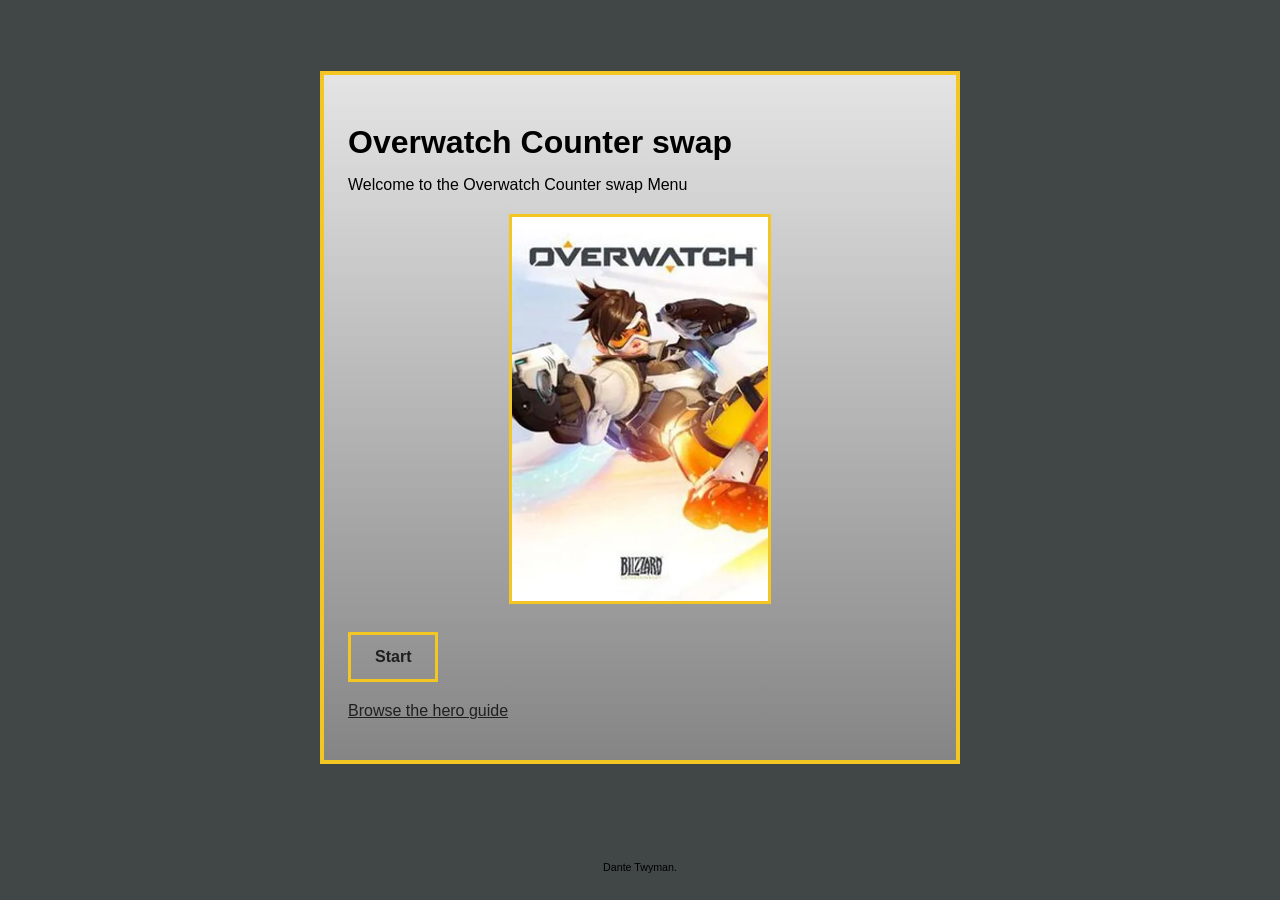
<file: index.html>
<!doctype html>
<html lang="en">
<head>
  <meta charset="utf-8">
  <meta name="viewport" content="width=device-width, initial-scale=1">
  <title>My Semester Project</title>
  <link rel="stylesheet" href="styles.css">
</head>
<body class="home-page">
  <div class="home-frame">
    <header>
      <h1>Overwatch Counter swap</h1>
    </header>
    <main>
      <p>Welcome to the Overwatch Counter swap Menu</p>
      <img class="home-art" src="Images/250px-Overwatch_cover_art.jpg_utm_source=en.wikipedia.webp" alt="Overwatch cover artwork featuring Tracer">
      <a class="start-link" href="character-select.html">Start</a>
      <p><a class="hero-guide-link" href="heroes.html">Browse the hero guide</a></p>
    </main>
  </div>
  <footer>
    <p>Dante Twyman.</p>
  </footer>
</body>
</html>
</file>
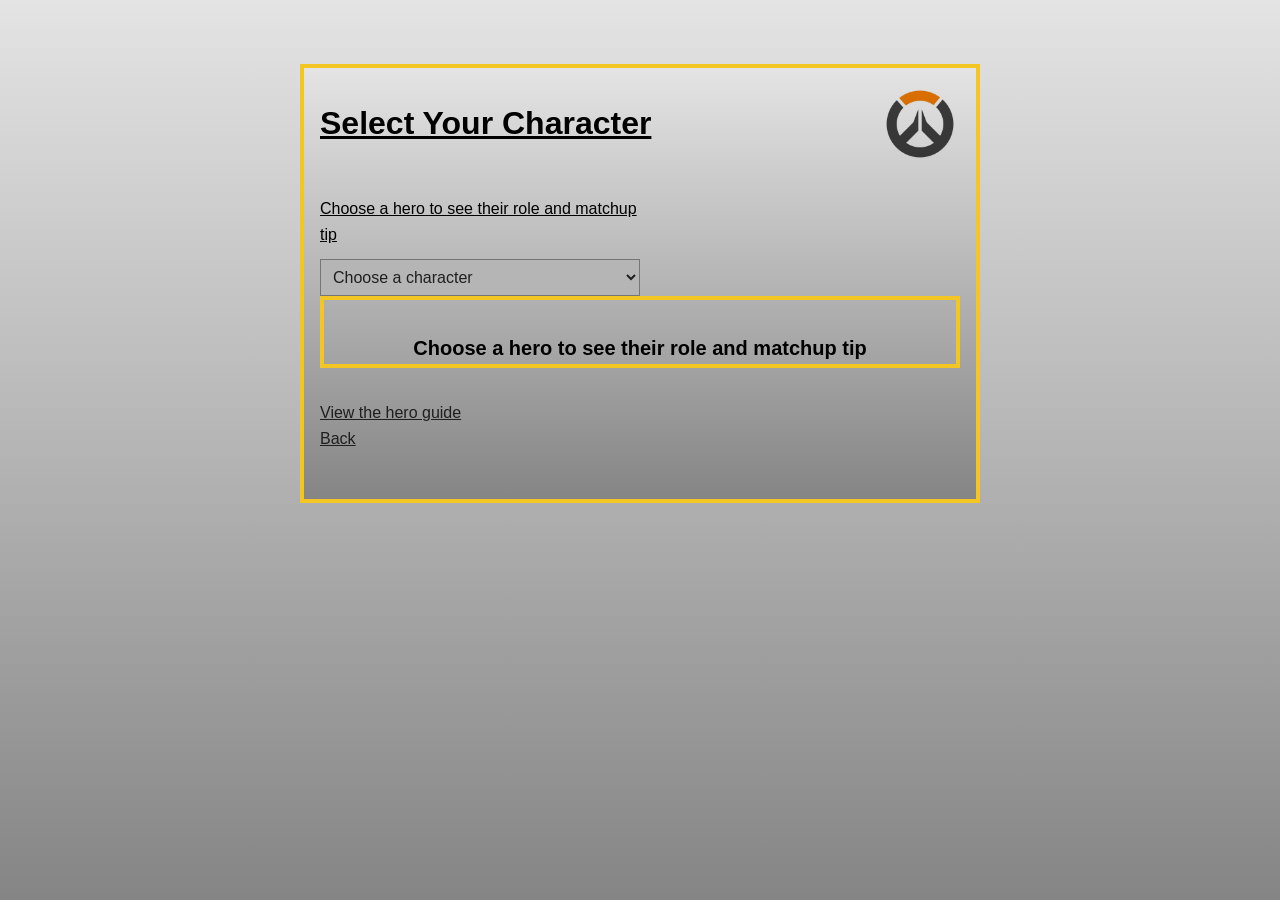
<file: character-select.html>
<!doctype html>
<html lang="en" class="character-select-page">
<head>
  <meta charset="utf-8">
  <meta name="viewport" content="width=device-width, initial-scale=1">
  <title>Select Your Character</title>
  <link rel="stylesheet" href="styles.css">
  <script src="character-select.js" defer></script>
</head>
<body>
  <header>
    <h1>Select Your Character</h1>
    <img class="select-page-logo" src="Images/overwatch--v1.webp" alt="Overwatch logo">
  </header>
  <main>
    <label class="character-select" for="character-choice">
      <span>Choose a hero to see their role and matchup tip</span>
      <select id="character-choice">
        <option value="">Choose a character</option>
        <option>D.Va</option>
        <option>Genji</option>
        <option>Mercy</option>
        <option>Reinhardt</option>
        <option>Tracer</option>
        <option>Winston</option>
      </select>
    </label>
    <div class="character-box" id="character-preview" aria-live="polite">
      Choose a hero to see their role and matchup tip
    </div>
  </main>
  <footer>
    <a class="hero-guide-link" href="heroes.html">View the hero guide</a>
    <br>
    <a class="back-link" href="index.html">Back</a>
  </footer>
</body>
</html>
</file>
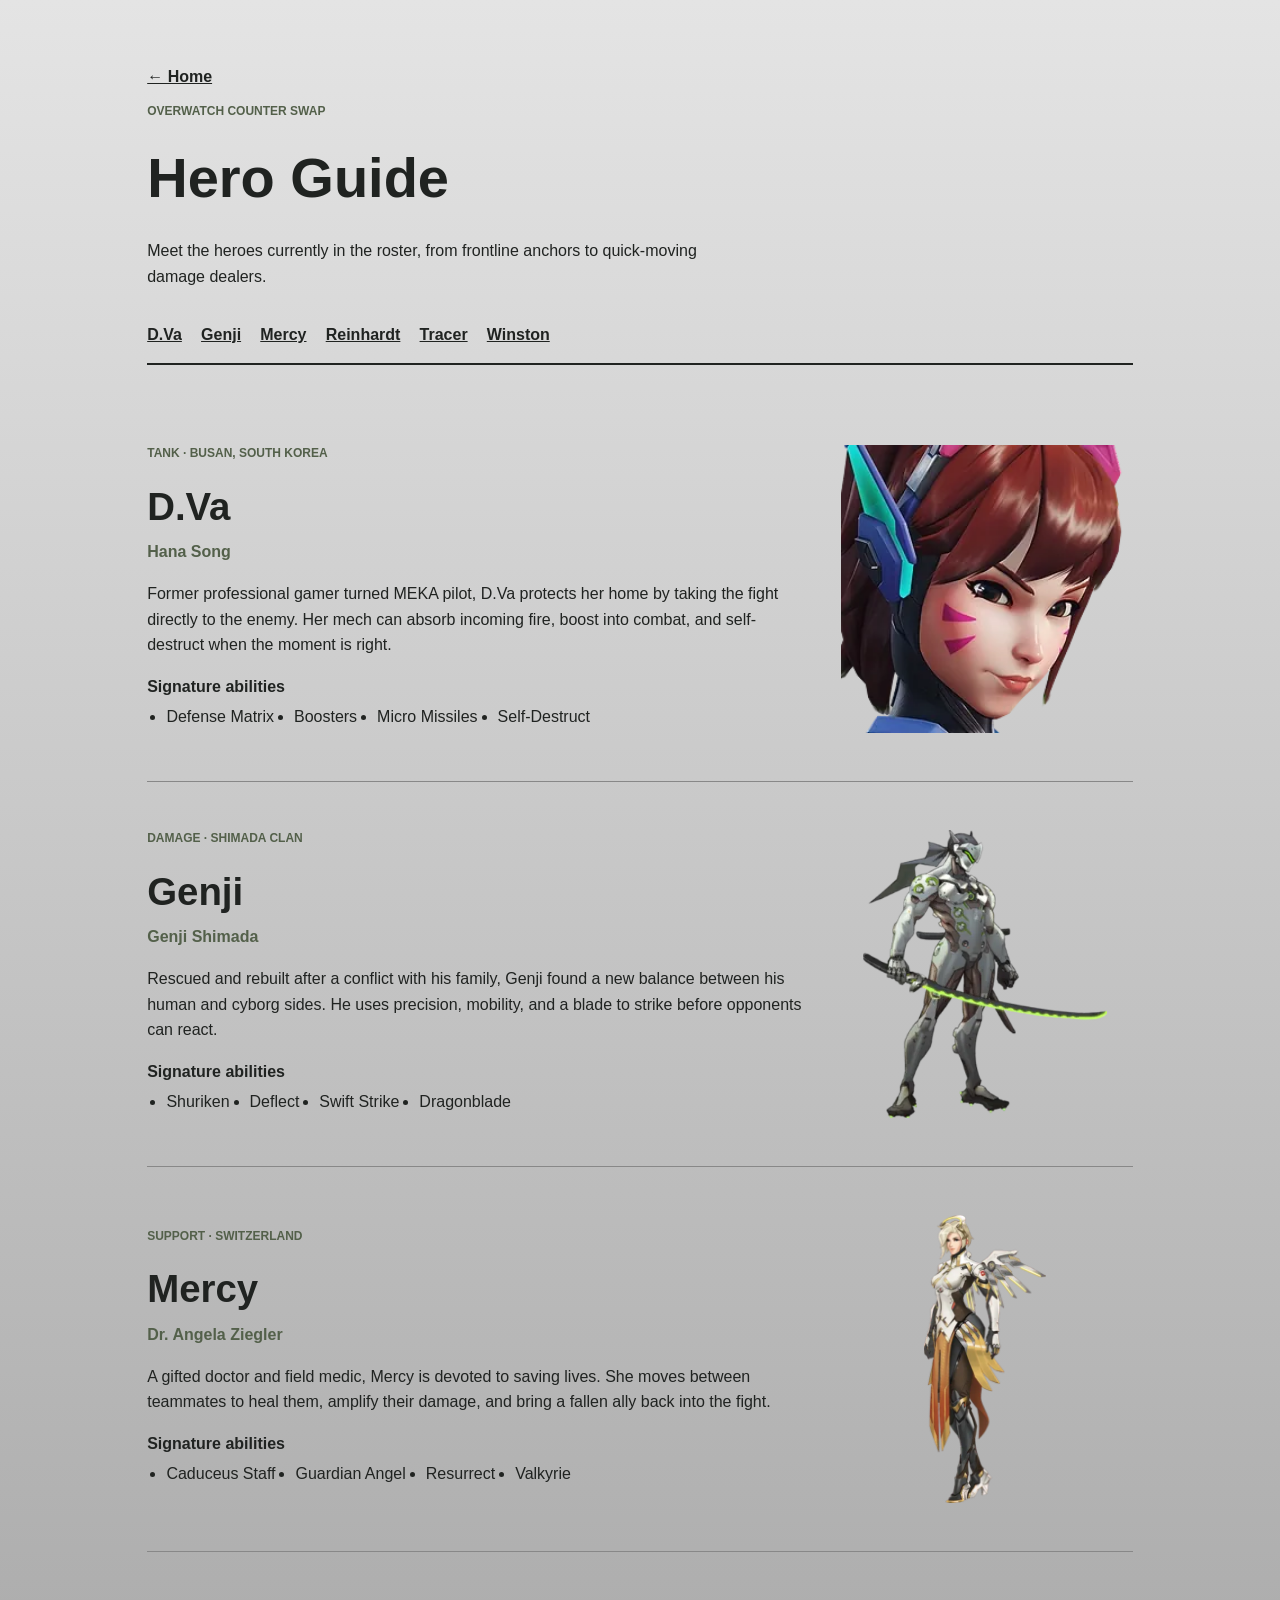
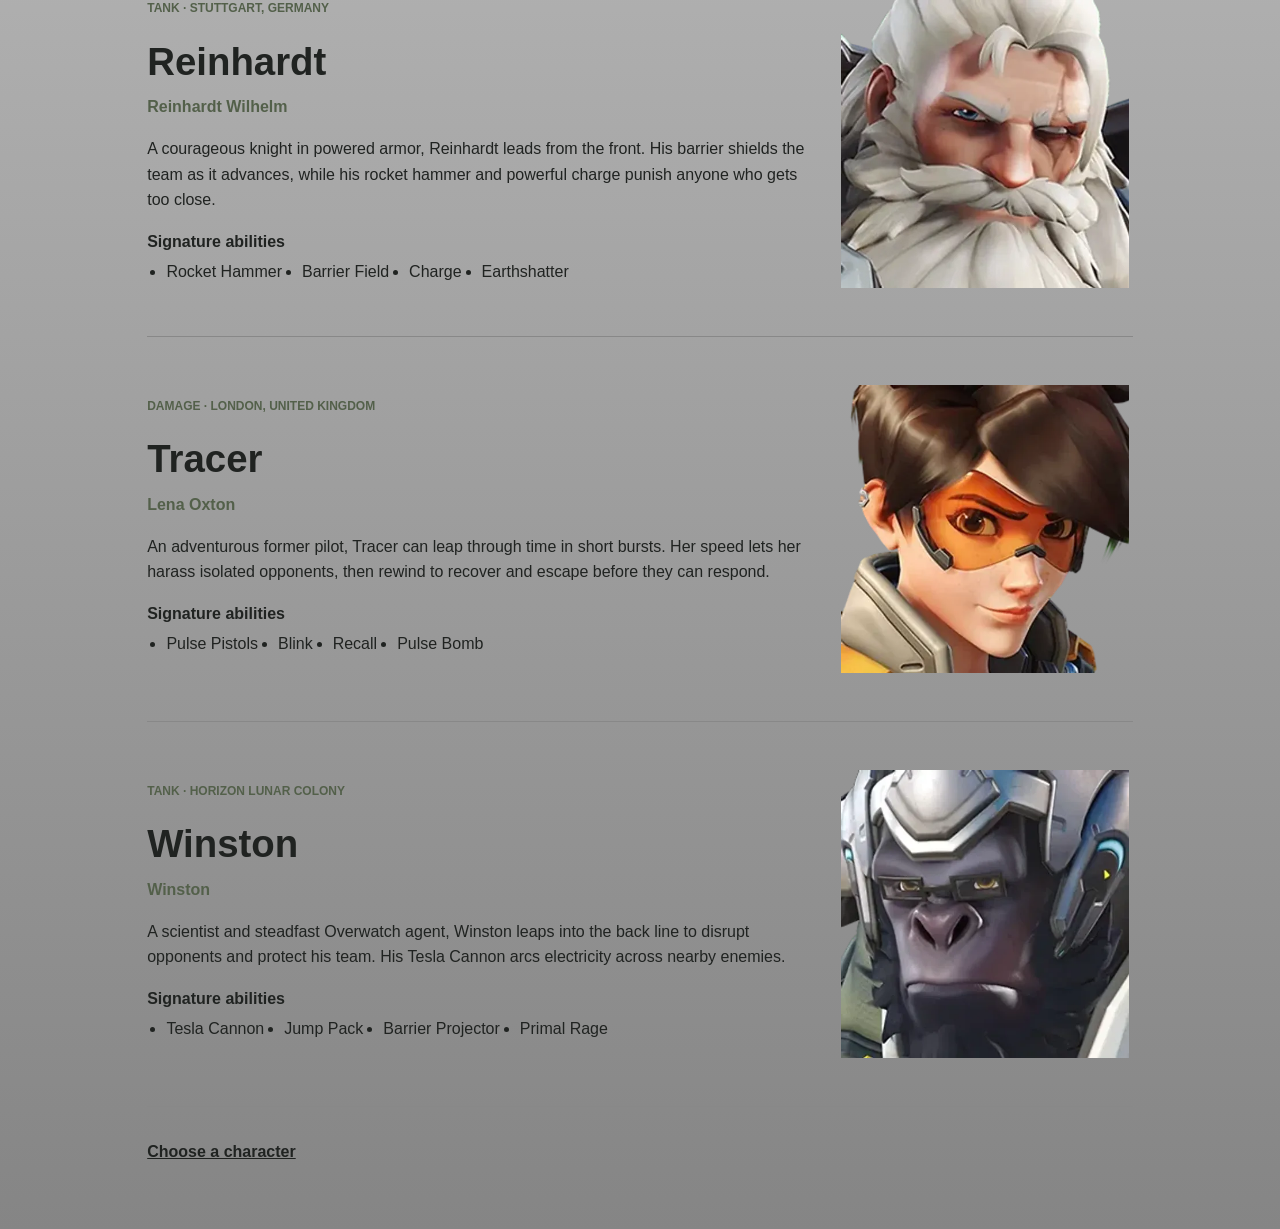
<file: heroes.html>
<!doctype html>
<html lang="en">
<head>
  <meta charset="utf-8">
  <meta name="viewport" content="width=device-width, initial-scale=1">
  <title>Hero Guide | Overwatch Counter Swap</title>
  <link rel="stylesheet" href="styles.css">
</head>
<body class="hero-guide">
  <header class="guide-header">
    <a class="guide-back" href="index.html">&larr; Home</a>
    <p class="guide-kicker">OVERWATCH COUNTER SWAP</p>
    <h1>Hero Guide</h1>
    <p class="guide-intro">Meet the heroes currently in the roster, from frontline anchors to quick-moving damage dealers.</p>
    <nav class="hero-nav" aria-label="Jump to a hero">
      <a href="#dva">D.Va</a>
      <a href="#genji">Genji</a>
      <a href="#mercy">Mercy</a>
      <a href="#reinhardt">Reinhardt</a>
      <a href="#tracer">Tracer</a>
      <a href="#winston">Winston</a>
    </nav>
  </header>
  <main class="hero-list">
    <article class="hero-profile" id="dva">
      <div class="hero-copy">
        <p class="hero-role">TANK <span>·</span> BUSAN, SOUTH KOREA</p>
        <h2>D.Va</h2>
        <p class="hero-real-name">Hana Song</p>
        <p>Former professional gamer turned MEKA pilot, D.Va protects her home by taking the fight directly to the enemy. Her mech can absorb incoming fire, boost into combat, and self-destruct when the moment is right.</p>
        <h3>Signature abilities</h3>
        <ul><li>Defense Matrix</li><li>Boosters</li><li>Micro Missiles</li><li>Self-Destruct</li></ul>
      </div>
      <img class="hero-art" src="Images/dva.webp" alt="D.Va in her pilot suit" loading="lazy">
    </article>
    <article class="hero-profile" id="genji">
      <div class="hero-copy">
        <p class="hero-role">DAMAGE <span>·</span> SHIMADA CLAN</p>
        <h2>Genji</h2>
        <p class="hero-real-name">Genji Shimada</p>
        <p>Rescued and rebuilt after a conflict with his family, Genji found a new balance between his human and cyborg sides. He uses precision, mobility, and a blade to strike before opponents can react.</p>
        <h3>Signature abilities</h3>
        <ul><li>Shuriken</li><li>Deflect</li><li>Swift Strike</li><li>Dragonblade</li></ul>
      </div>
      <img class="hero-art" src="Images/947f0631c0f842d3cc2155482f6f4e6f.webp" alt="Genji standing with his drawn katana" loading="lazy">
    </article>
    <article class="hero-profile" id="mercy">
      <div class="hero-copy">
        <p class="hero-role">SUPPORT <span>·</span> SWITZERLAND</p>
        <h2>Mercy</h2>
        <p class="hero-real-name">Dr. Angela Ziegler</p>
        <p>A gifted doctor and field medic, Mercy is devoted to saving lives. She moves between teammates to heal them, amplify their damage, and bring a fallen ally back into the fight.</p>
        <h3>Signature abilities</h3>
        <ul><li>Caduceus Staff</li><li>Guardian Angel</li><li>Resurrect</li><li>Valkyrie</li></ul>
      </div>
      <img class="hero-art" src="Images/59dede596e1bdeb4c40971a0a5514836.webp" alt="Mercy in her white and gold armor" loading="lazy">
    </article>
    <article class="hero-profile" id="reinhardt">
      <div class="hero-copy">
        <p class="hero-role">TANK <span>·</span> STUTTGART, GERMANY</p>
        <h2>Reinhardt</h2>
        <p class="hero-real-name">Reinhardt Wilhelm</p>
        <p>A courageous knight in powered armor, Reinhardt leads from the front. His barrier shields the team as it advances, while his rocket hammer and powerful charge punish anyone who gets too close.</p>
        <h3>Signature abilities</h3>
        <ul><li>Rocket Hammer</li><li>Barrier Field</li><li>Charge</li><li>Earthshatter</li></ul>
      </div>
      <img class="hero-art" src="Images/reinhardt.webp" alt="Close-up portrait of Reinhardt in his armor" loading="lazy">
    </article>
    <article class="hero-profile" id="tracer">
      <div class="hero-copy">
        <p class="hero-role">DAMAGE <span>·</span> LONDON, UNITED KINGDOM</p>
        <h2>Tracer</h2>
        <p class="hero-real-name">Lena Oxton</p>
        <p>An adventurous former pilot, Tracer can leap through time in short bursts. Her speed lets her harass isolated opponents, then rewind to recover and escape before they can respond.</p>
        <h3>Signature abilities</h3>
        <ul><li>Pulse Pistols</li><li>Blink</li><li>Recall</li><li>Pulse Bomb</li></ul>
      </div>
      <img class="hero-art" src="Images/tracer.webp" alt="Portrait of Tracer wearing her orange goggles" loading="lazy">
    </article>
    <article class="hero-profile" id="winston">
      <div class="hero-copy">
        <p class="hero-role">TANK <span>·</span> HORIZON LUNAR COLONY</p>
        <h2>Winston</h2>
        <p class="hero-real-name">Winston</p>
        <p>A scientist and steadfast Overwatch agent, Winston leaps into the back line to disrupt opponents and protect his team. His Tesla Cannon arcs electricity across nearby enemies.</p>
        <h3>Signature abilities</h3>
        <ul><li>Tesla Cannon</li><li>Jump Pack</li><li>Barrier Projector</li><li>Primal Rage</li></ul>
      </div>
      <img class="hero-art" src="Images/winston.webp" alt="Close-up portrait of Winston in his armor" loading="lazy">
    </article>
  </main>
  <footer class="guide-footer"><a href="character-select.html">Choose a character</a></footer>
</body>
</html>
</file>
<file: styles.css>
body {
  max-width: 40rem;
  margin: 4rem auto;
  padding: 1rem;
  background: linear-gradient(to bottom, #e4e4e4 0%, #858585 100%);
  border: 4px solid #f3c623;
  font-family: "Trebuchet MS", sans-serif;
  line-height: 1.6;
}

html.character-select-page {
  min-height: 100%;
  background: linear-gradient(to bottom, #e4e4e4 0%, #858585 100%);
}

.character-select-page body > header {
  display: grid;
  grid-template-columns: minmax(0, 1fr) 5rem;
  gap: 1rem;
  align-items: center;
}

.select-page-logo {
  width: 5rem;
  aspect-ratio: 1;
  object-fit: contain;
  mix-blend-mode: multiply;
}

.character-select-page body > header h1 {
  margin: 0;
}

.home-page {
  box-sizing: border-box;
  display: flex;
  flex-direction: column;
  max-width: none;
  min-height: 100vh;
  margin: 0;
  padding: 1.5rem;
  border: 0;
  background: #414646;
}

.home-frame {
  box-sizing: border-box;
  width: min(100%, 40rem);
  margin: auto;
  padding: 1.25rem 1.5rem;
  border: 4px solid #f3c623;
  background: linear-gradient(to bottom, #e4e4e4 0%, #858585 100%);
}

.home-frame header {
  margin-bottom: 0.25rem;
}

.home-frame header h1 {
  margin-bottom: 0.25rem;
}

.home-frame main {
  margin-bottom: 0;
}

.home-frame main > p:first-child {
  margin-top: 0.25rem;
}

.home-art {
  display: block;
  width: min(100%, 16rem);
  aspect-ratio: 2 / 3;
  margin: 0.75rem auto;
  border: 3px solid #f3c623;
  object-fit: cover;
  object-position: center top;
}

.home-page .start-link {
  margin-top: 1rem;
}

.home-page footer {
  margin-top: auto;
  margin-bottom: 0;
  text-align: center;
}

.home-page footer p {
  margin: 0;
  font-size: 8pt;
}

header,
main,
footer {
  margin-bottom: 2rem;
}

.start-link {
  display: inline-block;
  padding: 0.6rem 1.5rem;
  border: 3px solid #f3c623;
  color: #1f1f1f;
  font-weight: bold;
  text-decoration: none;
}

.hero-guide-link,
.hero-guide-link:visited,
.back-link,
.back-link:visited {
  color: #1f1f1f;
  text-decoration-color: #1f1f1f;
}

.start-link:hover,
.start-link:focus-visible {
  background-color: #f3c623;
}

.character-select {
  display: grid;
  gap: 0.75rem;
  max-width: 20rem;
}

.character-select-page h1,
.character-select-page .character-select > span {
  text-decoration: underline;
}

.character-select select {
  padding: 0.5rem;
  font: inherit;
  background-color: #b5b5b5;
  color: #1f1f1f;
}

.character-select select option {
  background-color: #b5b5b5;
  color: #1f1f1f;
}

.character-box {
  min-height: 4rem;
  display: grid;
  place-items: center;
  border: 4px solid #f3c623;
  font-size: 1.25rem;
  font-weight: bold;
  white-space: pre-line;
}

.hero-guide {
  --ink: #202321;
  --olive: #f3c623;
  box-sizing: border-box;
  max-width: 68rem;
  margin: 2rem auto;
  padding: 2rem clamp(1rem, 4vw, 3.5rem);
  border: 0;
  background: linear-gradient(to bottom, #e4e4e4 0%, #858585 100%);
  color: var(--ink);
  font-family: "Trebuchet MS", sans-serif;
}

.hero-guide .guide-header {
  margin-bottom: 2rem;
  border-bottom: 2px solid var(--ink);
}

.guide-back,
.guide-footer a {
  color: var(--ink);
  font-weight: bold;
}

.guide-kicker,
.hero-role {
  color: #53604a;
  font-size: 0.75rem;
  font-weight: bold;
}

.guide-header h1 {
  margin: 0.4rem 0;
  font-size: 3.5rem;
}

.guide-intro {
  max-width: 38rem;
}

.hero-nav {
  display: flex;
  flex-wrap: wrap;
  gap: 0.4rem 1.2rem;
  padding: 1rem 0;
}

.hero-nav a {
  color: var(--ink);
  font-weight: bold;
}

.hero-profile {
  display: grid;
  grid-template-columns: minmax(0, 1fr) minmax(12rem, 30%);
  gap: 2rem;
  align-items: center;
  min-height: 20rem;
  padding: 2rem 0;
  border-bottom: 1px solid #888888;
  scroll-margin-top: 1rem;
}

.hero-copy h2 {
  margin: 0;
  font-size: 2.4rem;
}

.hero-copy .hero-real-name {
  margin: 0.15rem 0 1rem;
  color: #53604a;
  font-weight: bold;
}

.hero-copy h3 {
  margin-bottom: 0.3rem;
  font-size: 1rem;
}

.hero-copy ul {
  display: flex;
  flex-wrap: wrap;
  gap: 0.25rem 1.25rem;
  margin-top: 0;
  padding-left: 1.2rem;
}

.hero-art {
  width: 100%;
  height: 18rem;
  object-fit: contain;
  object-position: center;
}

.unavailable-art {
  display: grid;
  align-content: center;
  justify-items: center;
  gap: 0.8rem;
  border: 1px dashed #78816e;
  background: linear-gradient(145deg, #e7e7d9, #d3ddca);
  text-align: center;
}

.art-mark {
  color: #566349;
  font-size: 3rem;
  font-weight: bold;
}

.art-caption {
  color: #53604a;
  font-size: 0.7rem;
  font-weight: bold;
}

.hero-guide .guide-footer {
  margin: 2rem 0 0;
}

@media (max-width: 38rem) {
  .hero-guide {
    margin: 0;
    padding: 1.25rem;
  }

  .guide-header h1 {
    font-size: 2.5rem;
  }

  .hero-profile {
    grid-template-columns: 1fr;
    gap: 1rem;
    padding: 1.5rem 0;
  }

  .hero-art {
    grid-row: 1;
    height: 14rem;
  }

  .character-select-page body > header {
    grid-template-columns: minmax(0, 1fr) 4rem;
  }

  .select-page-logo {
    width: 4rem;
  }
}
</file>
